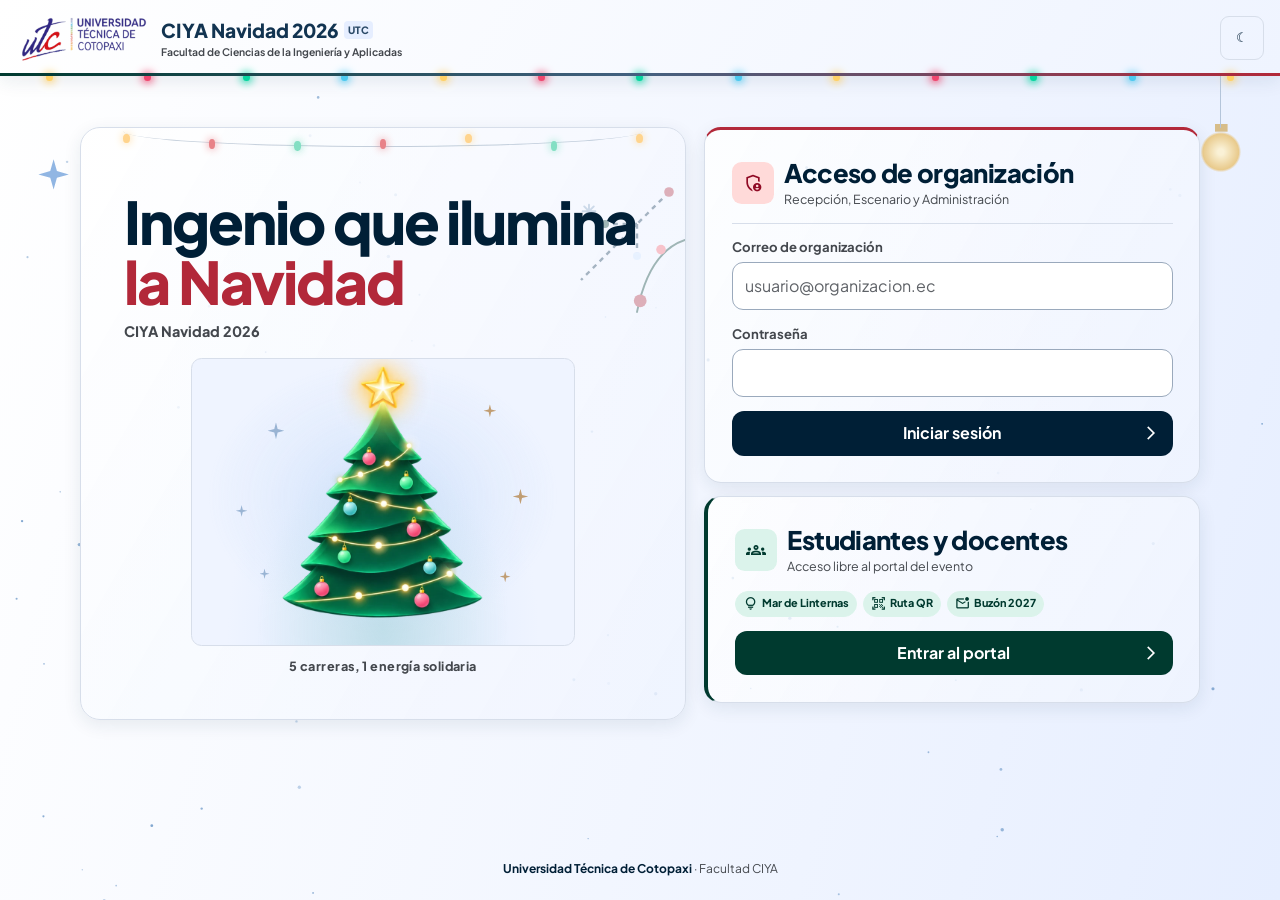
<file: apps/web/index.html>
<!doctype html>
<html lang="es">
<head>
  <meta charset="utf-8">
  <meta name="viewport" content="width=device-width, initial-scale=1, viewport-fit=cover">
  <meta name="theme-color" content="#f8f9ff">
  <script src="shared/js/appearance.js"></script>
  <title>CIYA Navidad 2026 | Iniciar sesión</title>
  <link rel="stylesheet" href="shared/css/tokens.css">
  <link rel="stylesheet" href="shared/css/base.css">
  <link rel="stylesheet" href="shared/css/components.css">
  <link rel="stylesheet" href="modules/formularios-datos/css/acceso.css">
  <link rel="stylesheet" href="shared/css/responsive.css">
</head>
<body class="access-page">
  <header class="topbar">
    <div class="topbar-inner">
      <a class="brand" href="index.html">
        <span class="brand-mark" role="img" aria-label="Logo de la Universidad Técnica de Cotopaxi"></span>
        <span class="brand-copy">
          <span class="brand-title">CIYA Navidad 2026 <span class="brand-label">UTC</span></span>
          <span class="brand-subtitle">Facultad de Ciencias de la Ingeniería y Aplicadas</span>
        </span>
      </a>
      <div class="site-actions">
        <button class="btn ghost small site-logout" type="button" aria-label="Cerrar sesión" data-logout-btn hidden><span class="material-symbols-outlined" aria-hidden="true">logout</span><span class="logout-label">Cerrar sesión</span></button>
      </div>
    </div>
    <div class="header-garland" aria-hidden="true">
      <span></span><span></span><span></span><span></span><span></span><span></span><span></span>
      <span></span><span></span><span></span><span></span><span></span><span></span>
    </div>
  </header>

  <main class="container access-layout" id="acceso-root"></main>

  <footer class="footer"><strong>Universidad Técnica de Cotopaxi</strong> · Facultad CIYA</footer>

  <script src="shared/js/config.js"></script>
  <script src="shared/js/store.js"></script>
  <script src="shared/js/ui.js"></script>
  <script src="modules/formularios-datos/js/acceso.js"></script>
</body>
</html>
</file>
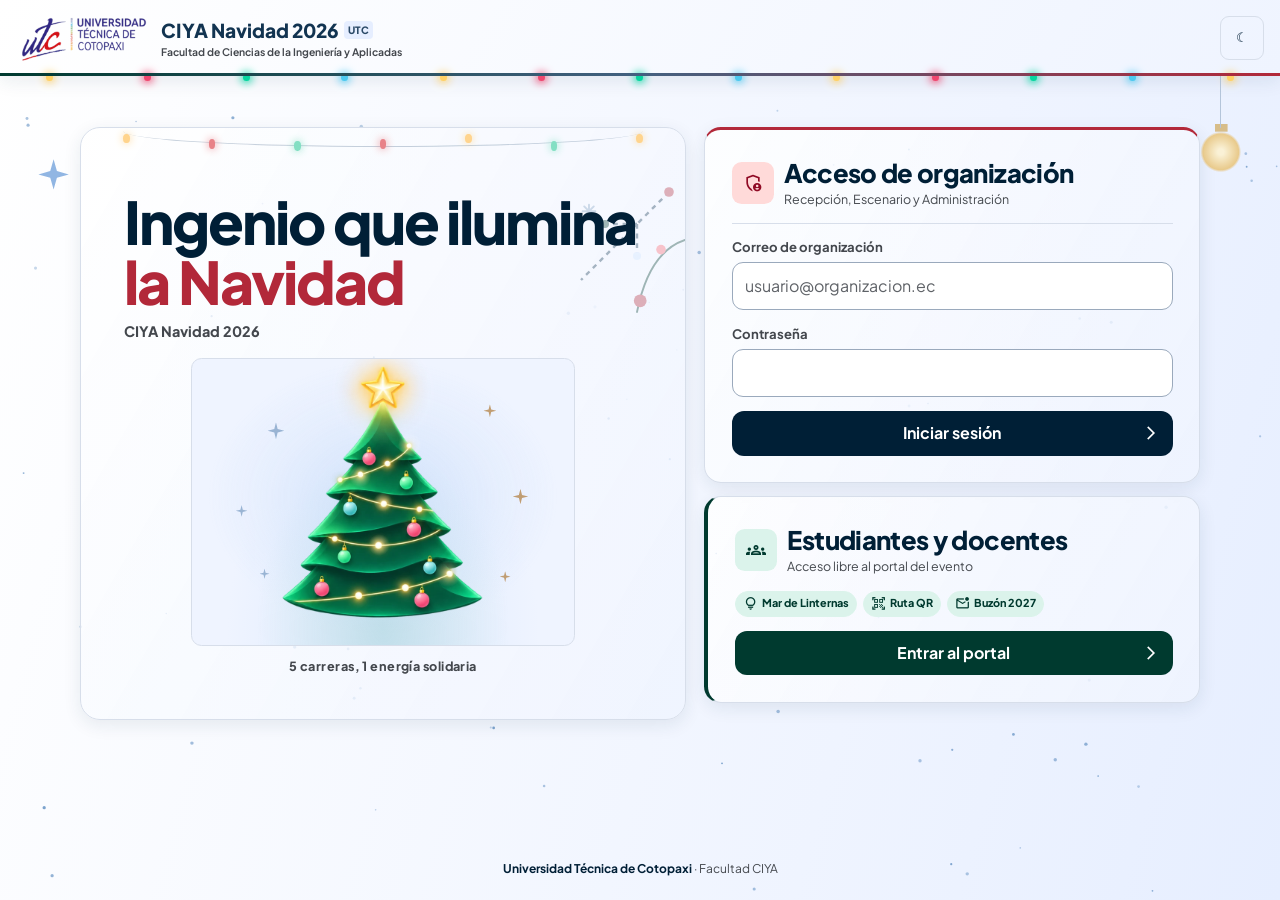
<file: apps/web/admin.html>
<!doctype html>
<html lang="es">
<head>
  <meta charset="utf-8">
  <meta name="viewport" content="width=device-width, initial-scale=1, viewport-fit=cover">
  <meta name="theme-color" content="#f8f9ff">
  <script src="shared/js/appearance.js"></script>
  <title>CIYA Navidad 2026 | Panel administrativo</title>
  <link rel="stylesheet" href="shared/css/tokens.css">
  <link rel="stylesheet" href="shared/css/base.css">
  <link rel="stylesheet" href="shared/css/components.css">
  <link rel="stylesheet" href="modules/formularios-datos/css/admin.css">
  <link rel="stylesheet" href="shared/css/responsive.css">
</head>
<body class="admin-page">
  <header class="topbar">
    <div class="topbar-inner">
      <a class="brand" href="admin.html">
        <span class="brand-mark" role="img" aria-label="Logo de la Universidad Técnica de Cotopaxi"></span>
        <span class="brand-copy">
          <span class="brand-title">CIYA Navidad 2026 <span class="brand-label">UTC</span></span>
          <span class="brand-subtitle">Facultad de Ciencias de la Ingeniería y Aplicadas</span>
        </span>
      </a>
      <nav class="nav-links" data-role-links aria-label="Navegación de administración" hidden></nav>
      <div class="site-actions">
        <span class="sync-pill" id="sync-status">Conectando</span>
        <button class="btn ghost small site-logout" type="button" aria-label="Cerrar sesión" data-logout-btn hidden><span class="material-symbols-outlined" aria-hidden="true">logout</span><span class="logout-label">Cerrar sesión</span></button>
      </div>
    </div>
    <div class="header-garland" aria-hidden="true">
      <span></span><span></span><span></span><span></span><span></span><span></span><span></span>
      <span></span><span></span><span></span><span></span><span></span><span></span>
    </div>
  </header>

  <main class="container" id="admin-root"></main>

  <footer class="footer">CIYA Navidad 2026 · Panel administrativo privado</footer>

  <script src="shared/js/config.js"></script>
  <script src="shared/js/data.js"></script>
  <script src="shared/js/store.js"></script>
  <script src="shared/js/ui.js"></script>
  <script src="modules/portal-linterna/js/qr-code.js"></script>
  <script src="modules/formularios-datos/js/admin.js"></script>
</body>
</html>
</file>
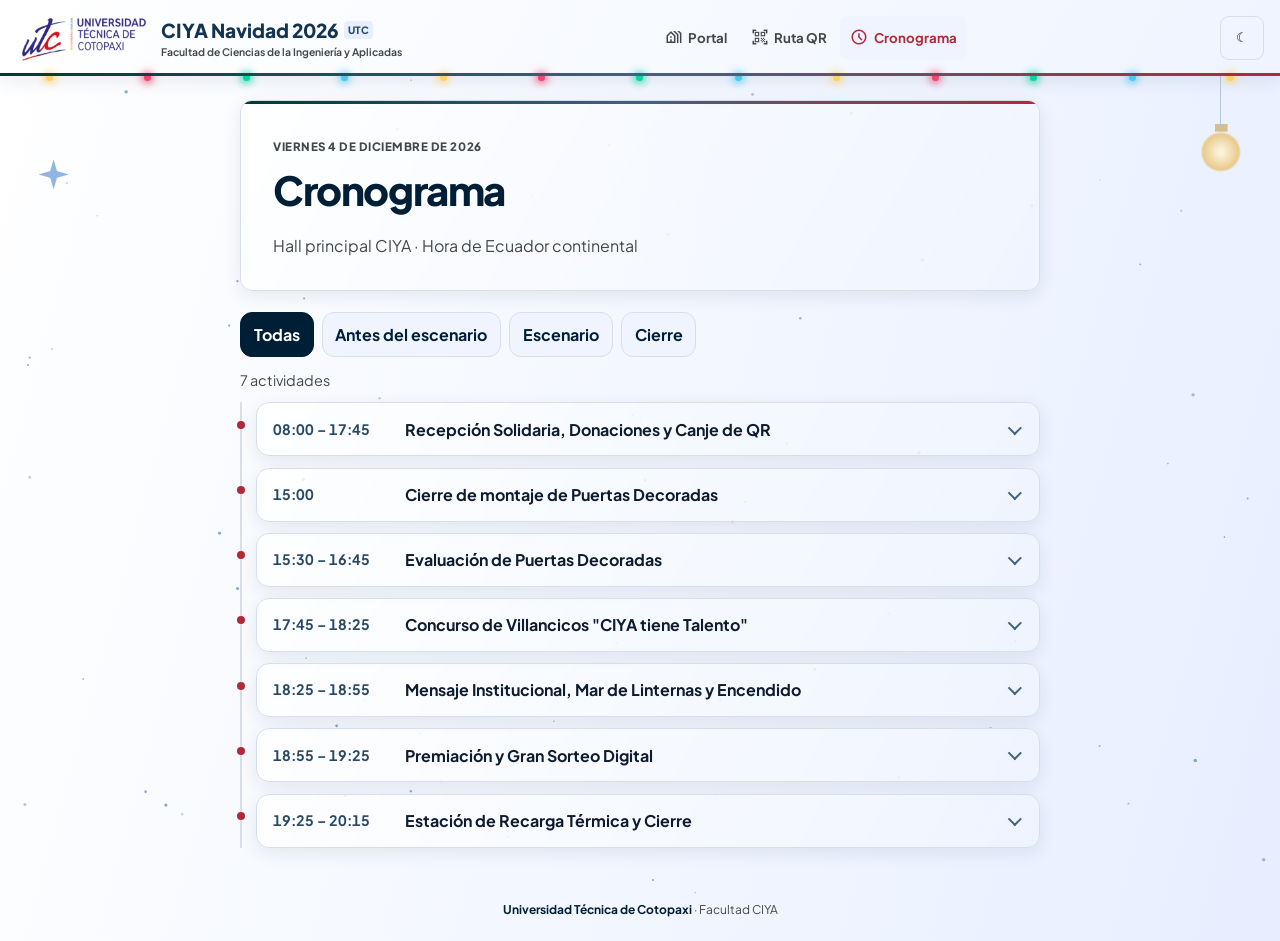
<file: apps/web/cronograma.html>
<!doctype html>
<html lang="es">
<head>
  <meta charset="utf-8">
  <meta name="viewport" content="width=device-width, initial-scale=1, viewport-fit=cover">
  <meta name="theme-color" content="#f8f9ff">
  <script src="shared/js/appearance.js"></script>
  <title>Cronograma | CIYA Navidad 2026</title>
  <link rel="stylesheet" href="shared/css/tokens.css">
  <link rel="stylesheet" href="shared/css/base.css">
  <link rel="stylesheet" href="shared/css/components.css">
  <link rel="stylesheet" href="modules/cronograma/css/cronograma.css">
  <link rel="stylesheet" href="shared/css/responsive.css">
</head>
<body class="schedule-page">
  <header class="topbar">
    <div class="topbar-inner">
      <a class="brand" href="index.html">
        <span class="brand-mark" role="img" aria-label="Logo de la Universidad Técnica de Cotopaxi"></span>
        <span class="brand-copy">
          <span class="brand-title">CIYA Navidad 2026 <span class="brand-label">UTC</span></span>
          <span class="brand-subtitle">Facultad de Ciencias de la Ingeniería y Aplicadas</span>
        </span>
      </a>
      <nav class="nav-links" data-role-links aria-label="Navegación principal">
        <a href="portal.html" data-nav="portal">Portal</a>
        <a href="qr.html" data-nav="qr">Ruta QR</a>
        <a href="cronograma.html" data-nav="cronograma" aria-current="page">Cronograma</a>
      </nav>
      <div class="site-actions">
        <button class="btn ghost small site-logout" type="button" aria-label="Cerrar sesión" data-logout-btn hidden><span class="material-symbols-outlined" aria-hidden="true">logout</span><span class="logout-label">Cerrar sesión</span></button>
      </div>
    </div>
    <div class="header-garland" aria-hidden="true">
      <span></span><span></span><span></span><span></span><span></span><span></span><span></span>
      <span></span><span></span><span></span><span></span><span></span><span></span>
    </div>
  </header>

  <main class="container narrow" id="cronograma">
    <header class="event-hero schedule-header">
      <p class="kicker">Viernes 4 de diciembre de 2026</p>
      <h1>Cronograma</h1>
      <p>Hall principal CIYA · Hora de Ecuador continental</p>
    </header>

    <div class="schedule-filters" role="group" aria-label="Filtrar actividades" id="schedule-filters">
      <button type="button" class="btn" data-phase="all" aria-pressed="true" aria-controls="schedule-list">Todas</button>
      <button type="button" class="btn" data-phase="previo" aria-pressed="false" aria-controls="schedule-list">Antes del escenario</button>
      <button type="button" class="btn" data-phase="escenario" aria-pressed="false" aria-controls="schedule-list">Escenario</button>
      <button type="button" class="btn" data-phase="cierre" aria-pressed="false" aria-controls="schedule-list">Cierre</button>
    </div>
    <p class="muted schedule-count" id="schedule-count" role="status"></p>
    <ol id="schedule-list" class="schedule-list" aria-label="Actividades por horario" role="list"></ol>
  </main>

  <footer class="footer"><strong>Universidad Técnica de Cotopaxi</strong> · Facultad CIYA</footer>

  <script src="shared/js/config.js"></script>
  <script src="shared/js/data.js"></script>
  <script src="shared/js/store.js"></script>
  <script src="shared/js/ui.js"></script>
  <script src="modules/cronograma/js/cronograma.js"></script>
</body>
</html>
</file>
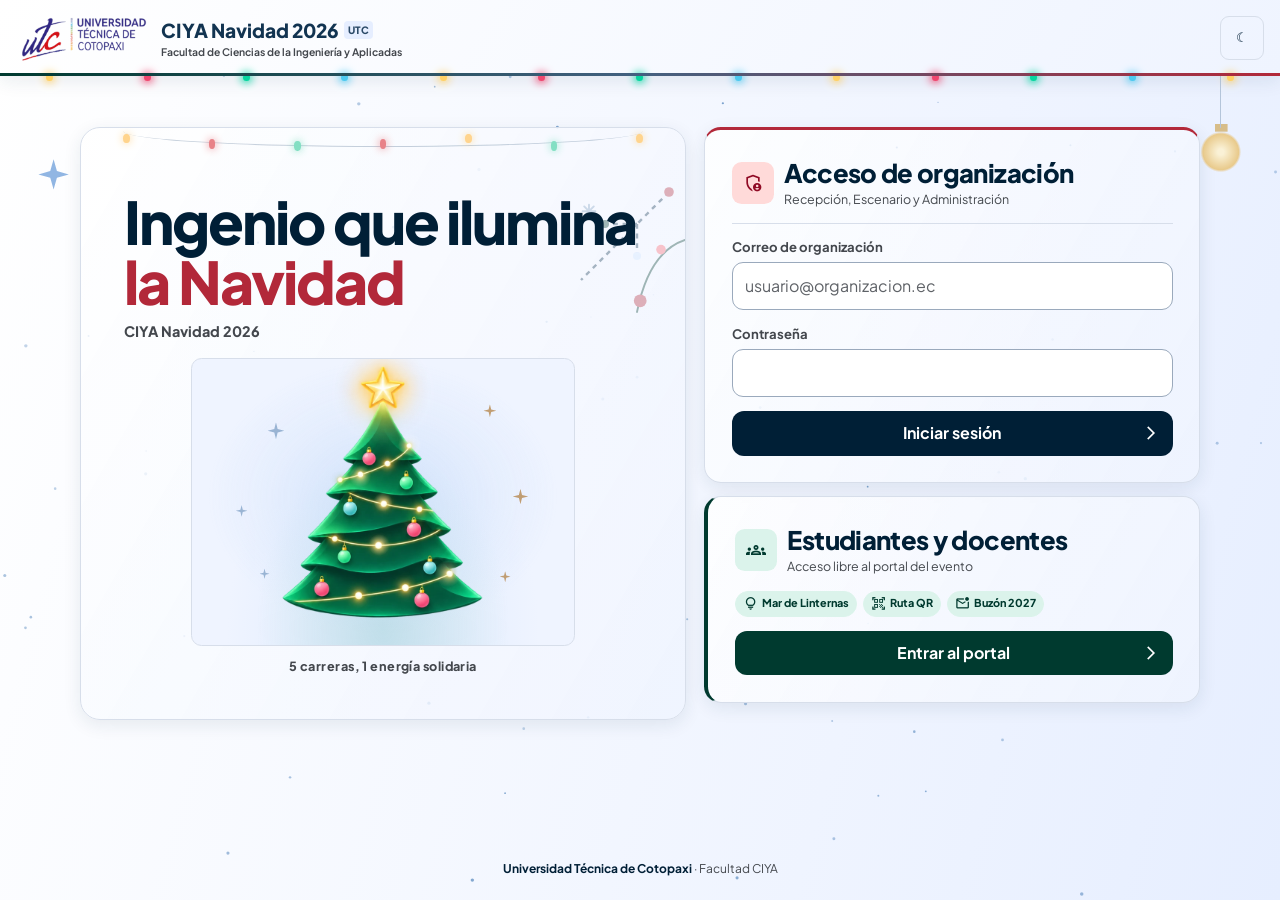
<file: apps/web/escenario.html>
<!doctype html>
<html lang="es">
<head>
  <meta charset="utf-8">
  <meta name="viewport" content="width=device-width, initial-scale=1, viewport-fit=cover">
  <meta name="theme-color" content="#f8f9ff">
  <script src="shared/js/appearance.js"></script>
  <title>CIYA Navidad 2026 | Consola de escenario</title>
  <link rel="stylesheet" href="shared/css/tokens.css">
  <link rel="stylesheet" href="shared/css/base.css">
  <link rel="stylesheet" href="shared/css/components.css">
  <link rel="stylesheet" href="modules/pantalla-gigante/css/ranking.css">
  <link rel="stylesheet" href="modules/pantalla-gigante/css/villancicos.css">
  <link rel="stylesheet" href="modules/pantalla-gigante/css/ruleta.css">
  <link rel="stylesheet" href="modules/pantalla-gigante/css/respaldo.css">
  <link rel="stylesheet" href="modules/hardware-encendido/css/encendido.css">
  <link rel="stylesheet" href="shared/css/responsive.css">
</head>
<body class="stage-page">
  <header class="topbar">
    <div class="topbar-inner">
      <a class="brand" href="escenario.html">
        <span class="brand-mark" role="img" aria-label="Logo de la Universidad Técnica de Cotopaxi"></span>
        <span class="brand-copy">
          <span class="brand-title">CIYA Navidad 2026 <span class="brand-label">UTC</span></span>
          <span class="brand-subtitle">Facultad de Ciencias de la Ingeniería y Aplicadas</span>
        </span>
      </a>
      <nav class="nav-links" data-role-links aria-label="Navegación de escenario" hidden></nav>
      <div class="site-actions">
        <span class="sync-pill" id="sync-status">Modo local</span>
        <button class="btn ghost small site-logout" type="button" aria-label="Cerrar sesión" data-logout-btn hidden><span class="material-symbols-outlined" aria-hidden="true">logout</span><span class="logout-label">Cerrar sesión</span></button>
      </div>
    </div>
    <div class="header-garland" aria-hidden="true">
      <span></span><span></span><span></span><span></span><span></span><span></span><span></span>
      <span></span><span></span><span></span><span></span><span></span><span></span>
    </div>
  </header>

  <main class="container" id="escenario-root"></main>

  <footer class="footer">CIYA Navidad 2026 · Consola de escenario</footer>

  <script src="shared/js/config.js"></script>
  <script src="shared/js/data.js"></script>
  <script src="shared/js/store.js"></script>
  <script src="shared/js/ui.js"></script>
  <script src="shared/js/sound.js"></script>
  <script src="modules/pantalla-gigante/js/draw.js"></script>
  <script src="modules/hardware-encendido/js/encendido.js"></script>
  <script src="modules/pantalla-gigante/js/escenario.js"></script>
</body>
</html>
</file>
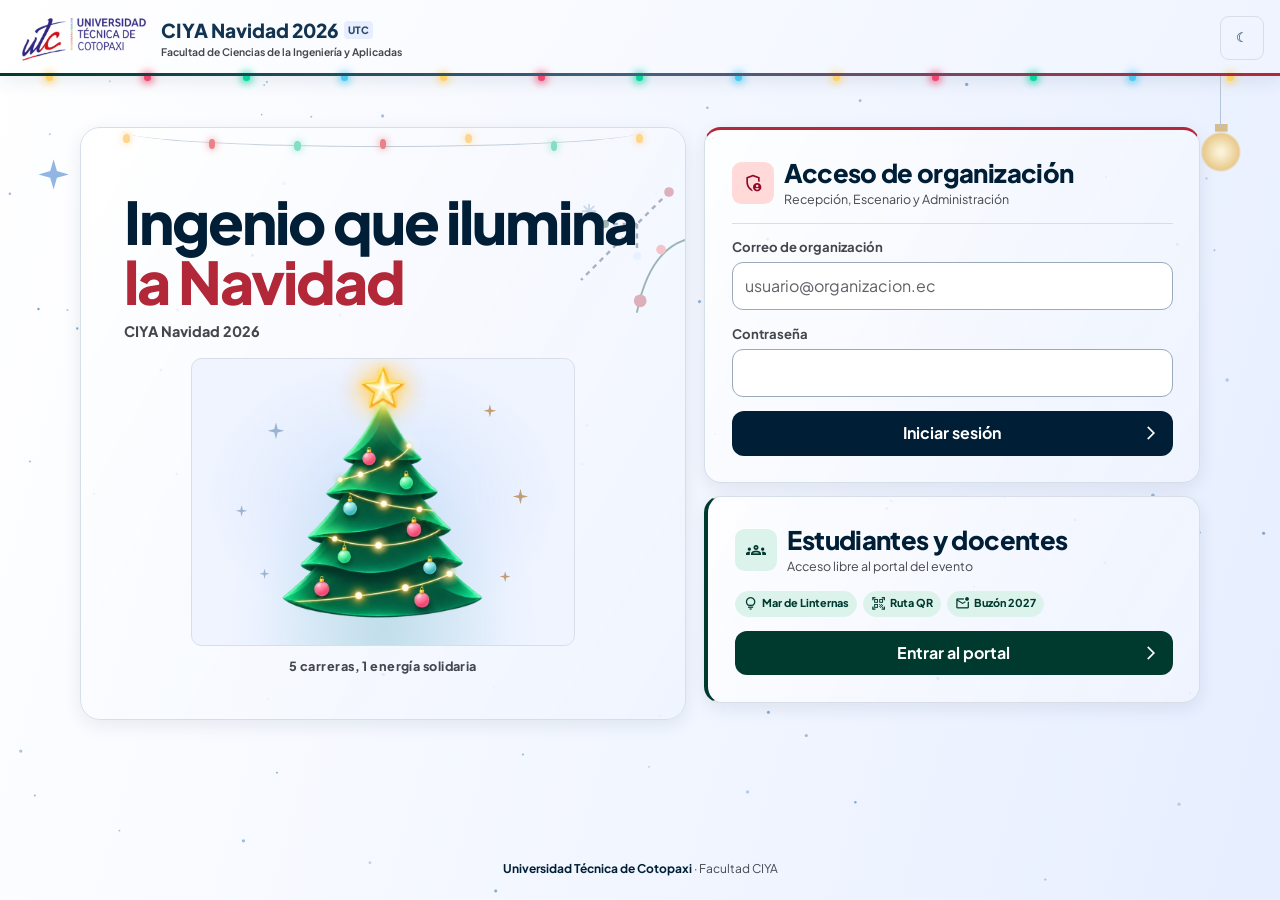
<file: apps/web/recepcion.html>
<!doctype html>
<html lang="es">
<head>
  <meta charset="utf-8">
  <meta name="viewport" content="width=device-width, initial-scale=1, viewport-fit=cover">
  <meta name="theme-color" content="#f8f9ff">
  <script src="shared/js/appearance.js"></script>
  <title>CIYA Navidad 2026 | Panel de recepción</title>
  <link rel="stylesheet" href="shared/css/tokens.css">
  <link rel="stylesheet" href="shared/css/base.css">
  <link rel="stylesheet" href="shared/css/components.css">
  <link rel="stylesheet" href="modules/formularios-datos/css/forms.css">
  <link rel="stylesheet" href="modules/formularios-datos/css/recepcion.css">
  <link rel="stylesheet" href="shared/css/responsive.css">
</head>
<body class="reception-page">
  <header class="topbar">
    <div class="topbar-inner">
      <a class="brand" href="recepcion.html">
        <span class="brand-mark" role="img" aria-label="Logo de la Universidad Técnica de Cotopaxi"></span>
        <span class="brand-copy">
          <span class="brand-title">CIYA Navidad 2026 <span class="brand-label">UTC</span></span>
          <span class="brand-subtitle">Facultad de Ciencias de la Ingeniería y Aplicadas</span>
        </span>
      </a>
      <nav class="nav-links" data-role-links aria-label="Navegación de recepción" hidden></nav>
      <div class="site-actions">
        <span class="sync-pill" id="sync-status">Conectando</span>
        <button class="btn ghost small site-logout" type="button" aria-label="Cerrar sesión" data-logout-btn hidden><span class="material-symbols-outlined" aria-hidden="true">logout</span><span class="logout-label">Cerrar sesión</span></button>
      </div>
    </div>
    <div class="header-garland" aria-hidden="true">
      <span></span><span></span><span></span><span></span><span></span><span></span><span></span>
      <span></span><span></span><span></span><span></span><span></span><span></span>
    </div>
  </header>

  <main class="container" id="recepcion-root"></main>

  <footer class="footer">CIYA Navidad 2026 · Panel operativo de recepción</footer>

  <script src="shared/js/config.js"></script>
  <script src="shared/js/data.js"></script>
  <script src="shared/js/store.js"></script>
  <script src="shared/js/ui.js"></script>
  <script src="modules/formularios-datos/js/recepcion.js"></script>
</body>
</html>
</file>
<file: apps/web/shared/css/tokens.css>
@font-face {
  font-family: 'Plus Jakarta Sans';
  src: url('../fonts/plus-jakarta-sans.woff2') format('woff2');
  font-style: normal;
  font-weight: 400 800;
  font-display: swap;
}

@font-face {
  font-family: 'Material Symbols Outlined';
  src: url('../fonts/material-symbols.woff2') format('woff2');
  font-style: normal;
  font-weight: 400;
  font-display: block;
}

:root {
  color-scheme: light;
  --bg: #f8f9ff;
  --bg-soft: #eff4ff;
  --panel: #fff;
  --panel-2: #e6eeff;
  --panel-strong: #dce9ff;
  --line: #d7deea;
  --text: #0d1c2e;
  --muted: #43474d;
  --primary: #001f36;
  --primary-soft: #123451;
  --tint: #436180;
  --red: #b22839;
  --red-soft: #ffdad9;
  --green: #003a2f;
  --green-soft: #dbf3eb;
  --gold: #845415;
  --gold-soft: #fff2d2;
  --blue: #2a4967;
  --focus: #365d83;
  --action-ink: #fff;
  --danger-ink: #900a24;
  --input-line: #9aa9bc;
  --snow-color: #6a96c6;
  --shadow: 0 5px 18px rgba(18, 52, 81, .09);
  --radius: .75rem;
  --header-height: 4.75rem;
  --navigation-height: 4rem;
  --surface-gradient: linear-gradient(120deg, var(--panel), var(--bg-soft));
  --card-gradient: linear-gradient(120deg, color-mix(in srgb, var(--panel) 81%, transparent),
    color-mix(in srgb, var(--bg-soft) 86%, transparent));
  --festive-rule: linear-gradient(90deg, var(--green), var(--tint), var(--red));
}

@media screen {
  :root[data-theme="dark"] {
    color-scheme: dark;
    --bg: #0d1b2c;
    --bg-soft: #182a40;
    --panel: #101e30;
    --panel-2: #1f344f;
    --panel-strong: #294460;
    --line: #405771;
    --text: #eaf2ff;
    --muted: #bdcde0;
    --primary: #f0f6ff;
    --primary-soft: #d3e6ff;
    --tint: #a4bfdc;
    --red: #ff9fad;
    --red-soft: #452631;
    --green: #89e1bd;
    --green-soft: #193d35;
    --gold: #ffd480;
    --gold-soft: #453521;
    --blue: #aacbff;
    --focus: #9cc7ff;
    --action-ink: #101e30;
    --danger-ink: #ffb5c0;
    --input-line: #718bae;
    --snow-color: #dceeff;
    --shadow: 0 6px 22px #030b18a6;
  }
}
</file>
<file: apps/web/shared/css/base.css>
* { box-sizing: border-box; }

html {
  scroll-behavior: smooth;
  scroll-padding-top: calc(var(--header-height) + env(safe-area-inset-top) + 1rem);
}

:focus-visible { outline: 2px solid var(--focus); outline-offset: 3px; }

body {
  position: relative;
  isolation: isolate;
  display: flex;
  flex-direction: column;
  min-height: 100vh;
  margin: 0;
  background: linear-gradient(105deg, var(--panel), var(--bg-soft) 68%, var(--panel-2));
  color: var(--text);
  font: 400 1rem/1.5 'Plus Jakarta Sans', system-ui, sans-serif;
}

.site-snow {
  position: fixed;
  inset: 0;
  z-index: -1;
  width: 100%;
  height: 100%;
  pointer-events: none;
}
body:has(.lantern-stage.live) .site-snow { visibility: hidden; }

body::after {
  position: absolute;
  inset-block-start: calc(var(--header-height) + env(safe-area-inset-top) + 5.2rem);
  inset-inline-start: clamp(.2rem, 3vw, 3.5rem);
  z-index: -1;
  width: clamp(.8rem, 2.7vw, 1.9rem);
  aspect-ratio: 1;
  background: #91b6e3;
  clip-path: polygon(50% 0, 61% 39%, 100% 50%, 61% 61%, 50% 100%, 39% 61%, 0 50%, 39% 39%);
  pointer-events: none;
  animation: festive-sparkle 6s ease-in-out infinite alternate;
  content: '';
}

@keyframes festive-sparkle {
  from { opacity: .42; transform: translateY(0) scale(.82); }
  to { opacity: .9; transform: translateY(.5rem) scale(1); }
}

a { color: var(--blue); }

h1, h2, h3, h4 { color: var(--primary); line-height: 1.22; margin: 0 0 .5em; }
h1 { font-size: clamp(1.65rem, 4vw, 2.5rem); font-weight: 800; letter-spacing: -.035em; }
h2 { font-size: clamp(1.27rem, 3vw, 1.6rem); font-weight: 800; letter-spacing: -.025em; }
h3 { font-size: 1.05rem; font-weight: 750; }
p { margin: 0 0 1rem; }
small, .muted { color: var(--muted); }

.material-symbols-outlined {
  display: inline-block;
  flex: none;
  width: 1em;
  height: 1em;
  overflow: hidden;
  font: 400 1.25rem/1 'Material Symbols Outlined';
  font-feature-settings: 'liga';
  letter-spacing: normal;
  text-transform: none;
  white-space: nowrap;
  direction: ltr;
}

.topbar {
  position: sticky;
  top: 0;
  z-index: 50;
  padding-top: env(safe-area-inset-top);
  background: var(--surface-gradient);
  box-shadow: var(--shadow);
}

.topbar::after {
  position: absolute;
  inset: auto 0 0;
  height: 3px;
  background: var(--festive-rule);
  content: '';
  pointer-events: none;
}

.header-garland {
  position: absolute;
  inset: 100% 0 auto;
  display: flex;
  height: .8rem;
  align-items: flex-start;
  justify-content: space-around;
  pointer-events: none;
}

.header-garland::before {
  position: absolute;
  inset-block-start: 0;
  inset-inline-end: clamp(.3rem, 3vw, 3rem);
  width: clamp(1rem, 3.7vw, 2.6rem);
  height: clamp(2rem, 8vw, 6rem);
  background:
    linear-gradient(#a1b5ce, #a1b5ce) center top / 1px 54% no-repeat,
    linear-gradient(#d0aa60, #d0aa60) center 54% / 30% 8% no-repeat,
    radial-gradient(circle closest-side at 50% 53%, #fff1c8 15%, #e8bc64 88%, transparent 100%)
      center bottom / 100% 45% no-repeat;
  opacity: .74;
  transform-origin: center top;
  animation: ornament-sway 7s ease-in-out infinite alternate;
  content: '';
}

@keyframes ornament-sway {
  from { transform: rotate(-8deg); }
  to { transform: rotate(8deg); }
}

.header-garland span {
  width: .44rem;
  height: .44rem;
  margin-top: -.1rem;
  border-radius: 50%;
  background: currentColor;
  box-shadow: 0 0 .55rem .12rem currentColor;
  color: #ffd166;
  animation: header-garland-lights 2.4s ease-in-out infinite;
}

.header-garland span:nth-child(3n) { animation-delay: -.8s; }
.header-garland span:nth-child(3n + 1) { animation-delay: -1.6s; }
.header-garland span:nth-child(2n) { animation-duration: 2.8s; }
.header-garland span:nth-child(4n + 2) { color: #ef476f; }
.header-garland span:nth-child(4n + 3) { color: #06d6a0; }
.header-garland span:nth-child(4n) { color: #4cc9f0; }

@keyframes header-garland-lights {
  0%, 100% { color: #ffd166; opacity: .7; }
  20% { color: #ef476f; opacity: 1; }
  40% { color: #06d6a0; opacity: .82; }
  60% { color: #4cc9f0; opacity: 1; }
  80% { color: #c084fc; opacity: .75; }
}

@media (prefers-reduced-motion: reduce) {
  body::after, .header-garland::before, .header-garland span { animation: none; }
  body::after { opacity: .6; }
}

.topbar-inner {
  display: flex;
  min-height: var(--header-height);
  max-width: 80rem;
  align-items: center;
  justify-content: space-between;
  gap: 1rem;
  margin-inline: auto;
  padding: .75rem max(1rem, env(safe-area-inset-right)) .75rem max(1rem, env(safe-area-inset-left));
}

.brand {
  display: flex;
  align-items: center;
  min-width: 0;
  gap: .55rem;
  color: var(--primary-soft);
  text-decoration: none;
}

.brand-mark {
  --brand-image: url('../media/utc-logo.png');
  position: relative;
  display: block;
  flex: none;
  width: clamp(6rem, 22vw, 8.5rem);
  aspect-ratio: 400 / 149;
  border-radius: .35rem;
  background: var(--brand-image) center / contain no-repeat;
}

@media screen {
  :root[data-theme="dark"] .brand-mark { background-image: none; }
  :root[data-theme="dark"] .brand-mark::before {
    position: absolute;
    inset: 0;
    background: var(--brand-image) center / contain no-repeat;
    filter: invert(1) hue-rotate(180deg) saturate(.86);
    content: '';
  }
}

.topbar:has(.sync-pill.online) .brand-mark::after {
  position: absolute;
  inset: -.17rem -.18rem auto auto;
  width: .64rem;
  height: .64rem;
  border: 2px solid var(--green);
  border-radius: 50%;
  background: #89d5bf;
  box-shadow: 0 0 0 2px var(--panel);
  content: '';
}
.brand-copy { min-width: 0; line-height: 1.25; }
.brand-title { display: flex; align-items: center; gap: .3rem; font-size: clamp(1rem, 4.7vw, 1.2rem); font-weight: 800; white-space: nowrap; }
.brand-label { padding: .17rem .27rem; border-radius: .25rem; background: var(--panel-2); color: var(--blue); font-size: .63rem; font-weight: 800; }
.brand-subtitle { display: block; margin-top: .15rem; color: var(--muted); font-size: .65rem; font-weight: 650; }

.site-actions { display: flex; align-items: center; gap: .5rem; }
.site-actions:has(> :only-child[hidden]) { display: none; }
.site-actions .theme-toggle {
  width: 44px;
  min-width: 44px;
  padding: 0;
  font: 700 1.32rem/1 system-ui, sans-serif;
}
.theme-toggle[aria-pressed="true"] { background: var(--panel-2); color: var(--gold); }

.nav-links {
  display: flex;
  justify-content: flex-end;
  gap: .2rem;
}

.nav-links a {
  display: flex;
  align-items: center;
  justify-content: center;
  gap: .35rem;
  min-height: 44px;
  padding: .4rem .63rem;
  border-radius: .55rem;
  color: var(--muted);
  font-size: .83rem;
  font-weight: 700;
  text-decoration: none;
  white-space: nowrap;
}

.nav-links a:hover { background: var(--bg-soft); color: var(--primary); }
.nav-links a.active { background: var(--bg-soft); color: var(--red); }
.nav-links .material-symbols-outlined { font-size: 1.12rem; }

.nav-links .session-return {
  gap: .6rem;
  padding-inline: .9rem;
  border: 1px solid var(--line);
  border-radius: .7rem;
  background: var(--panel-2);
  color: var(--primary);
}
.nav-links .session-return:hover { border-color: var(--tint); background: var(--panel-strong); }
.nav-links .session-return .material-symbols-outlined {
  display: inline-block;
  font-size: .9rem;
  transform: rotate(180deg);
}

.sync-pill {
  display: inline-flex;
  align-items: center;
  gap: .35rem;
  padding: .3rem .58rem;
  border-radius: 999px;
  background: var(--bg-soft);
  color: var(--muted);
  font-size: .72rem;
  font-weight: 750;
  white-space: nowrap;
}

.sync-pill::before { width: .45rem; height: .45rem; flex: none; border-radius: 50%; background: var(--gold); content: ''; }
.sync-pill.online { color: var(--green); }
.sync-pill.online::before { background: var(--green); }

.container {
  width: min(100%, 76rem);
  min-width: 0;
  margin-inline: auto;
  padding: 1.5rem max(1rem, env(safe-area-inset-right)) 2.5rem max(1rem, env(safe-area-inset-left));
}

.container.narrow { max-width: 52rem; }
</file>
<file: apps/web/shared/css/components.css>
.hero, .event-hero {
  position: relative;
  overflow: hidden;
  padding: clamp(1rem, 3vw, 2rem);
  border: 1px solid var(--line);
  border-radius: var(--radius);
  background: var(--card-gradient);
  box-shadow: var(--shadow);
}

.hero::before, .event-hero::before {
  position: absolute;
  inset: 0 0 auto;
  height: 3px;
  background: var(--festive-rule);
  content: '';
}

.hero h1, .event-hero h1 { overflow-wrap: anywhere; }
.hero p, .event-hero p { max-width: 62ch; color: var(--muted); }
.hero p:last-child, .event-hero p:last-child { margin-bottom: 0; }

.kicker {
  display: inline-flex;
  align-items: center;
  gap: .35rem;
  margin-bottom: .65rem;
  color: var(--blue);
  font-size: .72rem;
  font-weight: 800;
  letter-spacing: .045em;
  text-transform: uppercase;
}

.section { margin-top: 2.2rem; }

.section-head {
  display: flex;
  align-items: end;
  justify-content: space-between;
  gap: 1rem;
  flex-wrap: wrap;
  margin-bottom: 1rem;
}

.grid { display: grid; gap: 1rem; }
.grid.cols-2 { grid-template-columns: repeat(2, minmax(0, 1fr)); }
.grid.cols-3 { grid-template-columns: repeat(3, minmax(0, 1fr)); }
.grid.cols-4 { grid-template-columns: repeat(4, minmax(0, 1fr)); }
.grid.auto { grid-template-columns: repeat(auto-fit, minmax(250px, 1fr)); }

.card {
  background: var(--card-gradient);
  border: 1px solid var(--line);
  border-radius: var(--radius);
  padding: 1.2rem;
  box-shadow: var(--shadow);
  min-width: 0;
}

.card h3 { margin-bottom: 0.7rem; }
.card p:last-child { margin-bottom: 0; }

.card-link {
  display: block;
  text-decoration: none;
  color: inherit;
  transition: transform 0.18s ease, border-color 0.18s ease;
}

.card-link:hover { transform: translateY(-2px); border-color: var(--tint); }

.stat {
  font-size: 2rem;
  font-weight: 800;
  letter-spacing: -0.04em;
}

.label { font-size: 0.75rem; text-transform: uppercase; letter-spacing: 0.1em; color: var(--muted); }

.btn {
  display: inline-flex;
  align-items: center;
  justify-content: center;
  gap: 0.45rem;
  border: 1px solid var(--line);
  min-height: 44px;
  border-radius: var(--radius);
  padding: .58rem .92rem;
  background: var(--bg-soft);
  color: var(--primary);
  font: inherit;
  font-weight: 700;
  cursor: pointer;
  text-decoration: none;
  transition: filter 0.15s ease, transform 0.15s ease;
}

.btn:hover { filter: brightness(.96); transform: translateY(-1px); }
.btn:active { transform: translateY(0); }
.btn.primary { background: var(--primary); color: var(--action-ink); border-color: transparent; }
.btn.danger { background: var(--red-soft); border-color: var(--red); color: var(--danger-ink); }
.btn.accent { background: var(--red); color: var(--action-ink); border-color: transparent; }
.btn.ghost { background: transparent; }
.btn.small { padding: 0.35rem 0.65rem; font-size: 0.82rem; border-radius: 9px; }
.btn.wide { width: 100%; }
.btn:disabled { opacity: 0.5; cursor: not-allowed; transform: none; }

.row { display: flex; gap: 0.6rem; flex-wrap: wrap; align-items: center; }
.row.end { justify-content: flex-end; }
.row.between { justify-content: space-between; }
.grow { flex: 1; min-width: 0; }

form .field { margin-bottom: 0.9rem; }

label {
  display: block;
  font-size: 0.82rem;
  font-weight: 700;
  color: var(--muted);
  margin-bottom: 0.32rem;
}

input, select, textarea {
  width: 100%;
  padding: 0.68rem 0.8rem;
  border-radius: 11px;
  border: 1px solid var(--input-line);
  background: var(--panel);
  color: var(--text);
  font: inherit;
  outline: none;
}

input:focus, select:focus, textarea:focus { border-color: var(--focus); box-shadow: 0 0 0 3px var(--panel-strong); }
input::placeholder, textarea::placeholder { color: var(--muted); opacity: .85; }
textarea { min-height: 90px; resize: vertical; }
input[type="checkbox"] { width: auto; accent-color: var(--primary); }

.hint { font-size: 0.78rem; color: var(--muted); margin-top: 0.3rem; }

.chips { display: flex; gap: 0.45rem; flex-wrap: wrap; }

.chip {
  border: 1px solid var(--line);
  background: var(--bg-soft);
  border-radius: 999px;
  padding: 0.35rem 0.75rem;
  font-size: 0.8rem;
  font-weight: 700;
  cursor: pointer;
  color: var(--muted);
}

.chip.active { color: var(--action-ink); background: var(--primary-soft); border-color: var(--primary-soft); }

.carrera-dot {
  width: 10px;
  height: 10px;
  border-radius: 50%;
  display: inline-block;
  margin-right: 0.35rem;
  background: var(--dot-color, var(--gold));
}

.badge {
  display: inline-block;
  font-size: 0.72rem;
  font-weight: 800;
  padding: 0.22rem 0.55rem;
  border-radius: 999px;
  background: var(--panel-2);
  color: var(--muted);
}

.badge.ok { color: var(--green); background: var(--green-soft); }
.badge.warn { color: var(--gold); background: var(--gold-soft); }
.badge.bad { color: var(--danger-ink); background: var(--red-soft); }

.empty { color: var(--muted); font-style: italic; padding: 1rem 0; }

.table-wrap { overflow-x: auto; border: 1px solid var(--line); border-radius: 14px; }
.table-label { display: none; }

.timeline-step { display: flex; align-items: center; gap: 0.7rem; padding: 0.65rem 0.8rem; border: 1px solid var(--line); border-radius: 12px; margin-bottom: 0.5rem; font-weight: 700; }
.step-index { width: 28px; height: 28px; border-radius: 9px; display: grid; place-items: center; background: var(--step-color, var(--panel-strong)); color: #081426; flex: none; }

table { width: 100%; border-collapse: collapse; font-size: 0.86rem; }
th, td { padding: 0.65rem 0.75rem; text-align: left; border-bottom: 1px solid var(--line); white-space: nowrap; }
th { color: var(--muted); font-size: 0.72rem; text-transform: uppercase; letter-spacing: 0.08em; background: var(--bg-soft); }
tr:last-child td { border-bottom: none; }
td.wrap { white-space: normal; min-width: 220px; }

.toast-box { position: fixed; right: 1rem; bottom: 1rem; z-index: 200; display: grid; gap: 0.5rem; }
.toast-item { padding: 0.7rem 1rem; border-radius: 12px; background: var(--panel-2); border: 1px solid var(--line); box-shadow: var(--shadow); font-size: 0.85rem; max-width: 330px; transition: opacity 0.4s ease; }
.toast-item.bad { border-color: var(--red); }
.toast-item.leaving { opacity: 0; }

.pin-overlay { position: fixed; inset: 0; z-index: 300; background: rgba(2, 7, 15, 0.88); display: grid; place-items: center; padding: 1rem; overflow: auto; }
.pin-card { width: min(420px, 100%); background: var(--surface-gradient); border: 1px solid var(--line); border-radius: 20px; padding: 1.5rem; box-shadow: var(--shadow); }
.pin-error { color: var(--danger-ink); font-size: 0.82rem; margin-top: 0.5rem; }

details { border: 1px solid var(--line); border-radius: 12px; padding: 0.7rem 0.9rem; margin-bottom: 0.6rem; }
summary { cursor: pointer; font-weight: 700; }
details p:last-child { margin-bottom: 0; }

.footer { margin-top: auto; padding: .85rem 1rem 1.4rem; text-align: center; color: var(--muted); font-size: .75rem; }
.footer strong { color: var(--primary); }

.print-only { display: none; }

[hidden] { display: none !important; }

.form-row, .grid > *, .row > * { min-width: 0; }

.feature-icon {
  display: inline-grid;
  flex: none;
  width: 2.25rem;
  height: 2.25rem;
  place-items: center;
  border-radius: .6rem;
  background: var(--bg-soft);
  color: var(--primary-soft);
}

.ranking-row { margin-bottom: .85rem; }
.ranking-head { display: flex; justify-content: space-between; gap: .5rem; margin-bottom: .25rem; font-size: .85rem; }
.bar { height: .7rem; overflow: hidden; border-radius: 999px; background: var(--panel-2); }
.bar > span { display: block; height: 100%; border-radius: 999px; background: var(--bar-color, var(--gold)); transition: width .6s ease; }

.tree-art {
  --tree-halo: #aacbf494;
  --tree-base-light: #82c6b983;
  --tree-sparkle: #648cb7;
  --tree-sparkle-warm: #a56617;
  position: relative;
  isolation: isolate;
  aspect-ratio: 4 / 3;
  overflow: hidden;
  border-radius: .65rem;
  background: radial-gradient(ellipse at 50% 98%, var(--panel-strong), transparent 58%), var(--bg-soft);
}

@media screen {
  :root[data-theme="dark"] .tree-art {
    --tree-halo: #5676a497;
    --tree-base-light: #58bcb299;
    --tree-sparkle: #d2e8ff;
    --tree-sparkle-warm: #ffe2a0;
    background: radial-gradient(ellipse at 50% 60%, #2a405e, #14243c 78%);
  }
}

.tree-art::before {
  position: absolute;
  inset: 0;
  background:
    radial-gradient(ellipse at 50% 48%, var(--tree-halo), transparent 65%),
    radial-gradient(ellipse at 50% 94%, var(--tree-base-light), transparent 47%);
  opacity: .6;
  pointer-events: none;
  content: '';
}

.tree-art-content {
  position: absolute;
  inset: 0;
}

.tree-art-content img {
  display: block;
  width: 100%;
  height: 100%;
  object-fit: cover;
}

.tree-art-content::before, .tree-art-content::after {
  position: absolute;
  mix-blend-mode: screen;
  pointer-events: none;
  content: '';
}

.tree-art-content::before {
  inset: 11.5% auto auto 50%;
  width: 29%;
  aspect-ratio: 1;
  transform: translate(-50%, -50%);
  background: radial-gradient(circle, #ffe5a477, #ffbb5440 31%, transparent 69%);
}

.tree-art-content::after {
  inset: 0;
  background:
    radial-gradient(circle at 57% 30%, #ffe09f96, transparent 4%),
    radial-gradient(circle at 44% 41%, #fff1b877, transparent 4%),
    radial-gradient(circle at 50% 50%, #ffe09f88, transparent 4%),
    radial-gradient(circle at 49% 65%, #fff1b877, transparent 4%),
    radial-gradient(circle at 67% 75%, #ffe09f88, transparent 4%);
}

.tree-sparkles {
  position: absolute;
  inset: 0;
  pointer-events: none;
}

.tree-sparkles span {
  position: absolute;
  inset: var(--y) auto auto var(--x);
  width: var(--size);
  aspect-ratio: 1;
  background: var(--tree-sparkle);
  clip-path: polygon(50% 0, 60% 40%, 100% 50%, 60% 60%, 50% 100%, 40% 60%, 0 50%, 40% 40%);
  opacity: .6;
  transform: translate(-50%, -50%);
}

.tree-sparkles span:nth-child(even) { background: var(--tree-sparkle-warm); }
.tree-sparkles span:nth-child(1) { --x: 22%; --y: 25%; --size: 4.4%; --delay: 0s; }
.tree-sparkles span:nth-child(2) { --x: 78%; --y: 18%; --size: 3.4%; --delay: .55s; }
.tree-sparkles span:nth-child(3) { --x: 13%; --y: 53%; --size: 3.1%; --delay: .8s; }
.tree-sparkles span:nth-child(4) { --x: 86%; --y: 48%; --size: 4.1%; --delay: .2s; }
.tree-sparkles span:nth-child(5) { --x: 19%; --y: 75%; --size: 2.7%; --delay: .4s; }
.tree-sparkles span:nth-child(6) { --x: 82%; --y: 76%; --size: 2.9%; --delay: .95s; }

@media (prefers-reduced-motion: no-preference) {
  .tree-art::before { animation: tree-halo 4.8s ease-in-out infinite; }
  .tree-sparkles span { animation: tree-sparkle 3.8s var(--delay) ease-in-out infinite; }
  .tree-art-content::before { animation: tree-twinkle 2.4s ease-in-out infinite; }
  .tree-art-content::after { animation: tree-twinkle 1.6s .7s ease-in-out infinite; }
}

@keyframes tree-halo {
  0%, 100% { opacity: .6; }
  45% { opacity: 1; }
}

@keyframes tree-sparkle {
  0%, 100% { opacity: .6; transform: translate(-50%, -50%); }
  30% { opacity: 1; transform: translate(-50%, -50%) scale(1.3); }
  65% { opacity: .22; transform: translate(-50%, -50%) scale(.72); }
}

@keyframes tree-twinkle {
  0%, 100% { opacity: 1; }
  50% { opacity: .16; }
}
</file>
<file: apps/web/modules/formularios-datos/css/acceso.css>
.access-layout {
  display: grid;
  grid-template-columns: minmax(0, 1.1fr) minmax(0, .9fr);
  align-items: stretch;
  gap: 1.15rem;
  max-width: 72rem;
  padding-block: clamp(1.4rem, 4vw, 3.75rem) 1.25rem;
}

.access-banner {
  position: relative;
  isolation: isolate;
  display: flex;
  flex-direction: column;
  justify-content: space-between;
  align-self: stretch;
  overflow: hidden;
  min-width: 0;
  padding: clamp(1.5rem, 4vw, 2.7rem);
  border: 1px solid var(--line);
  border-radius: 1.25rem;
  background: var(--card-gradient);
  box-shadow: var(--shadow);
  color: var(--primary);
}

.access-banner::before {
  position: absolute;
  z-index: -1;
  inset: 3rem 0 auto auto;
  width: 11rem;
  aspect-ratio: 1;
  background: url('../../portal-linterna/media/circuito.svg') center / contain no-repeat;
  opacity: .35;
  pointer-events: none;
  content: '';
}

.access-lights {
  position: absolute;
  inset: 0 7% auto;
  display: flex;
  justify-content: space-between;
  align-items: flex-start;
  height: 1.6rem;
  pointer-events: none;
}

.access-lights::before {
  position: absolute;
  inset: -.8rem 0 .4rem;
  border-bottom: 1px solid #7089a566;
  border-radius: 0 0 50% 50%;
  content: '';
}

.access-lights span {
  --bulb: #ffd48d;
  position: relative;
  top: .36rem;
  width: .41rem;
  height: .58rem;
  border-radius: 50%;
  background: var(--bulb);
  box-shadow: 0 0 .55rem var(--bulb);
}

.access-lights span:nth-child(even) { --bulb: #e88288; top: .7rem; }
.access-lights span:nth-child(3n) { --bulb: #83dfc3; top: .82rem; }
.access-lights span:last-child { top: .36rem; }

.access-banner-copy { padding-top: .35rem; }

.access-event-date {
  display: inline-flex;
  align-items: center;
  gap: .36rem;
  padding: .3rem .62rem;
  border: 1px solid var(--line);
  border-radius: 999px;
  background: var(--panel-2);
  color: var(--primary-soft);
  font-size: .73rem;
  font-weight: 700;
}

.access-event-date .material-symbols-outlined { color: var(--red); font-size: 1.08rem; }

.access-banner h1 {
  max-width: 13ch;
  margin: .85rem 0 .55rem;
  color: var(--primary);
  font-size: clamp(2.4rem, 4.6vw, 4.35rem);
  font-weight: 800;
  line-height: 1.03;
}

.access-banner h1 em { color: var(--red); font-style: normal; }
.access-banner-copy > p { margin: 0; color: var(--muted); font-size: .9rem; font-weight: 750; }

.access-art {
  width: min(100%, 24rem);
  margin: 1rem auto .65rem;
  border: 1px solid var(--line);
}

.access-motto { margin: 0; color: var(--muted); text-align: center; font-size: .79rem; font-weight: 750; letter-spacing: .035em; }

.access-choices { display: grid; align-content: start; gap: .85rem; }

.access-signin, .access-guest {
  position: relative;
  min-width: 0;
  padding: clamp(1rem, 2.5vw, 1.65rem);
  border-radius: 1.05rem;
}

.access-signin { border-top: 3px solid var(--red); }
.access-guest {
  overflow: hidden;
  border-color: var(--line);
  border-inline-start: 4px solid var(--green);
}

.access-card-heading { display: flex; align-items: center; gap: .65rem; margin-bottom: .9rem; }
.access-card-heading .feature-icon { width: 2.65rem; height: 2.65rem; background: var(--red-soft); color: var(--danger-ink); }
.access-card-heading h2 { margin: 0 0 .15rem; }
.access-card-heading p { margin: 0; color: var(--muted); font-size: .78rem; overflow-wrap: anywhere; }
.access-guest .feature-icon { background: var(--green-soft); color: var(--green); }

.access-signin form { padding-top: .8rem; border-top: 1px solid var(--line); }
.access-signin input { min-height: 46px; }
.access-signin .pin-error { padding: .55rem .65rem; border-radius: .45rem; background: var(--red-soft); }
.access-submit { position: relative; padding-inline: 2rem; }
.access-submit > .material-symbols-outlined { position: absolute; inset-inline-end: .8rem; top: 50%; transform: translateY(-50%); font-size: 1rem; }
.access-guest .access-submit { border-color: transparent; background: var(--green); color: var(--action-ink); }

.access-activities {
  display: flex;
  flex-wrap: wrap;
  gap: .36rem;
  margin: 0 0 .9rem;
  padding: 0;
  list-style: none;
}

.access-activities li {
  display: inline-flex;
  align-items: center;
  gap: .22rem;
  padding: .24rem .46rem;
  border: 1px solid var(--green-soft);
  border-radius: 999px;
  background: var(--green-soft);
  color: var(--green);
  font-size: .68rem;
  font-weight: 750;
}

.access-activities .material-symbols-outlined { font-size: .95rem; }
.access-signed-in { align-self: start; order: -1; }
.access-signed-in > .btn { margin-top: .85rem; }
.access-signed-in .access-card-heading { margin-bottom: 1.1rem; }
.access-module-menu { gap: .6rem; }

.access-panel-link {
  display: grid;
  grid-template-columns: auto minmax(0, 1fr) auto;
  align-items: center;
  gap: .65rem;
  min-height: 4.5rem;
  padding: .7rem .75rem;
  border: 1px solid var(--line);
  border-radius: var(--radius);
  background: var(--card-gradient);
}
.access-panel-link:hover, .access-panel-link:focus-visible { background: var(--bg-soft); }
.access-panel-link .feature-icon { width: 2.3rem; height: 2.3rem; }
.access-panel-link > .material-symbols-outlined { color: var(--tint); font-size: .9rem; }
.access-panel-link h3 { margin: 0 0 .2rem; }
.access-panel-link p { margin: 0; color: var(--muted); font-size: .82rem; }

@media (max-width: 760px) {
  .access-layout { grid-template-columns: minmax(0, 1fr); gap: .8rem; max-width: 35rem; }
  .access-banner { padding: 1.05rem 1rem .9rem; }
  .access-banner-copy { padding-top: .45rem; }
  .access-banner h1 { max-width: 18ch; margin-block: .65rem .35rem; font-size: clamp(1.75rem, 7.6vw, 2.9rem); }
  .access-banner-copy > p { font-size: .76rem; }
  .access-art { width: min(100%, 15rem); margin-block: .65rem .43rem; }
  .access-motto { font-size: .7rem; }
}
</file>
<file: apps/web/shared/css/responsive.css>
@media (max-width: 920px) {
  .grid.cols-4 { grid-template-columns: repeat(2, minmax(0, 1fr)); }
  .stage-grid { grid-template-columns: 1fr; }
  .topbar-inner { gap: .55rem; }
  .brand-mark { width: clamp(4.25rem, 12vw, 6rem); }
  .brand-title { flex-wrap: wrap; font-size: clamp(.9rem, 2vw, 1.05rem); white-space: normal; }
  .nav-links a { padding-inline: .42rem; }
  .nav-links .material-symbols-outlined { display: none; }
}

@media (max-width: 760px) {
  .container { padding-top: 1rem; }
  html:has(.nav-links:not([hidden])) { scroll-padding-bottom: calc(var(--navigation-height) + env(safe-area-inset-bottom) + .5rem); }
  body:has(.nav-links:not([hidden])) { padding-bottom: calc(var(--navigation-height) + env(safe-area-inset-bottom)); }
  .nav-links {
    position: fixed;
    inset: auto 0 0;
    justify-content: center;
    gap: 0;
    padding: 0 env(safe-area-inset-right) env(safe-area-inset-bottom) env(safe-area-inset-left);
    background: var(--panel);
    box-shadow: var(--shadow);
  }
  .nav-links a {
    flex: 1;
    flex-direction: column;
    gap: .24rem;
    max-width: 8rem;
    min-width: 0;
    min-height: var(--navigation-height);
    padding-inline: .15rem;
    border-radius: 0;
    font-size: .72rem;
  }
  .nav-links a:focus-visible { outline-offset: -4px; }
  .nav-links a.active { background: var(--panel); }
  .nav-links:has(> .session-return) {
    padding: .4rem max(.75rem, env(safe-area-inset-right))
      calc(.4rem + env(safe-area-inset-bottom)) max(.75rem, env(safe-area-inset-left));
    background: var(--surface-gradient);
  }
  .nav-links .session-return {
    flex-direction: row;
    max-width: 28rem;
    min-height: calc(var(--navigation-height) - .8rem);
    padding-inline: .7rem;
    font-size: .85rem;
  }
  .site-logout { width: 44px; min-width: 44px; }
  .site-logout .logout-label { display: none; }
  .site-actions { flex: none; gap: .25rem; }
  .nav-links .material-symbols-outlined { display: inline-block; font-size: 1.35rem; }
  body:has(.nav-links:not([hidden])) .toast-box { bottom: calc(var(--navigation-height) + env(safe-area-inset-bottom) + .6rem); }
  :is(.portal-page, .route-page, .schedule-page, .access-page) .topbar .sync-pill { display: none; }
  :is(.reception-page, .admin-page, .stage-page) .site-actions {
    flex-wrap: wrap;
    justify-content: flex-end;
    max-width: calc(88px + .25rem);
  }
  :is(.reception-page, .admin-page, .stage-page) .sync-pill {
    order: 1;
    max-width: 100%;
    padding: .23rem .35rem;
    font-size: .65rem;
    line-height: 1.2;
    white-space: normal;
  }
}

@media (max-width: 640px) {
  .grid.cols-2, .grid.cols-3, .grid.cols-4 { grid-template-columns: minmax(0, 1fr); }
  .card { padding: .9rem; }
  .row .btn { flex: 1 1 auto; }
  th, td { padding: .5rem .55rem; }
  .form-row { grid-template-columns: minmax(0, 1fr); gap: 0; }
  .table-stack { border: 0; overflow: visible; }
  .table-stack table, .table-stack tbody { display: block; }
  .table-stack thead { position: absolute; clip-path: inset(50%); width: 1px; height: 1px; overflow: hidden; }
  .table-stack tbody tr { display: block; padding: .3rem .65rem; margin-bottom: .5rem; border: 1px solid var(--line); border-radius: .6rem; }
  .table-stack td { display: grid; grid-template-columns: minmax(0, 5.5rem) minmax(0, 1fr); gap: .35rem; padding: .35rem 0; white-space: normal; overflow-wrap: anywhere; border: 0; }
  .table-stack .table-label { display: inline; color: var(--muted); font-size: .8rem; }
}

@media (prefers-reduced-motion: reduce) {
  html { scroll-behavior: auto; }
  .btn, .card-link { transition: none; }
  .wheel.spinning { animation-duration: .01s; }
}

@media print {
  body { padding-bottom: 0 !important; background: #fff; color: #000; }
  body::after, .site-snow { display: none; }
  .topbar, .footer, .btn, .pin-overlay, .toast-box, .route-shortcuts { display: none !important; }
  .card, .hero, .event-hero { border-color: #aaa; box-shadow: none; background: #fff; color: #000; }
  .print-only { display: block; }
  .route-page .card-link::after { content: attr(href); font-size: .8rem; }
}
</file>
<file: apps/web/modules/formularios-datos/css/admin.css>
.gold-print-grid { margin-block: 1rem; }
.gold-print-card { min-width: 0; text-align: center; }
.gold-print-card .qr-svg { display: block; width: min(10rem, 100%); height: auto; margin-inline: auto; }

.discard-wish-dialog {
  width: min(26rem, calc(100% - 2rem));
  background: var(--surface-gradient);
  color: var(--text);
}
.discard-wish-dialog h2 { margin: 0 0 .5rem; }
.discard-wish-dialog::backdrop { background: #061b2ac4; }

@media print {
  body.print-gold header, body.print-gold footer, body.print-gold main > :not(#panel),
  body.print-gold #panel > :not(#admin-gold), body.print-gold button,
  body.print-gold #gold-test-reset-status { display: none !important; }
  body.print-gold .gold-print-grid { grid-template-columns: repeat(3, minmax(0, 1fr)); }
  .gold-print-card { break-inside: avoid; }
}
</file>
<file: apps/web/modules/cronograma/css/cronograma.css>
.schedule-header { margin-bottom: 1.3rem; }
.schedule-header p:last-child { margin: 0; color: var(--muted); }

.schedule-filters { display: flex; flex-wrap: wrap; gap: .5rem; }
.schedule-filters .btn { min-height: 44px; padding-inline: .8rem; }
.schedule-filters [aria-pressed="true"] { background: var(--primary); border-color: var(--primary); color: var(--action-ink); }
.schedule-count { margin: .85rem 0 .65rem; font-size: .9rem; }

.schedule-list {
  display: grid;
  gap: .7rem;
  margin: 0;
  padding: 0 0 0 .85rem;
  list-style: none;
  border-inline-start: 2px solid var(--line);
}

.schedule-entry { position: relative; min-inline-size: 0; }
.schedule-entry::before {
  content: '';
  position: absolute;
  inset-inline-start: -1.16rem;
  inset-block-start: 1.15rem;
  inline-size: .5rem;
  block-size: .5rem;
  border-radius: 50%;
  background: var(--red);
}

.schedule-entry details {
  margin: 0;
  padding: 0;
  border: 1px solid var(--line);
  border-radius: 13px;
  background: var(--card-gradient);
  box-shadow: var(--shadow);
}
.schedule-entry details[open] { border-color: var(--tint); }
.schedule-entry summary {
  display: grid;
  grid-template-columns: minmax(7.75rem, auto) minmax(0, 1fr) .8rem;
  align-items: center;
  gap: .55rem;
  min-height: 52px;
  padding: .8rem 1rem;
  list-style: none;
  border-radius: 12px;
  cursor: pointer;
}
.schedule-entry summary::-webkit-details-marker { display: none; }
.schedule-entry summary::after {
  content: '';
  inline-size: .48rem;
  block-size: .48rem;
  border: solid var(--tint);
  border-width: 0 2px 2px 0;
  transform: translateY(-2px) rotate(45deg);
}
.schedule-entry details[open] > summary::after { transform: translateY(2px) rotate(225deg); }
.schedule-time { color: var(--blue); font-size: .9rem; font-variant-numeric: tabular-nums; }
.schedule-title { line-height: 1.35; }
.schedule-entry p { margin: 0; padding: 0 1rem .9rem; color: var(--muted); }

@media (max-width: 520px) {
  .schedule-entry summary { grid-template-columns: minmax(0, 1fr) .8rem; row-gap: .35rem; }
  .schedule-time { grid-column: 1; }
  .schedule-title { grid-column: 1; grid-row: 2; }
  .schedule-entry summary::after { grid-column: 2; grid-row: 1 / 3; }
}
</file>
<file: apps/web/modules/pantalla-gigante/css/ranking.css>
.stage-grid { display: grid; grid-template-columns: minmax(0, 1.4fr) minmax(300px, 0.6fr); gap: 1rem; }
.stage-screen {
  --primary: #f8f9ff;
  --text: #f8f9ff;
  --muted: #cadbef;
  --blue: #abc9ed;
  --gold: #ffd166;
  --green: #89d5bf;
  --line: #436180;
  container-type: size;
  aspect-ratio: 16 / 9;
  border-radius: var(--radius);
  border: 1px solid var(--line);
  background: radial-gradient(ellipse at 49% 17%, #123451, #001724 78%);
  color: var(--text);
  padding: clamp(.5rem, 2vw, 1.25rem);
  display: flex;
  flex-direction: column;
  justify-content: center;
  align-items: center;
  text-align: center;
  overflow: hidden;
  box-shadow: var(--shadow);
}
.stage-screen .ranking-row { margin-bottom: clamp(.1rem, 1cqh, .6rem); }
.stage-screen .ranking-head { margin-bottom: .12rem; font-size: clamp(.57rem, 2.75cqh, 1rem); line-height: 1.2; }
.stage-screen .bar { height: clamp(.2rem, 1.8cqh, .7rem); background: #294861; }
.stage-screen .ranking-row small { display: block; margin-top: .1rem; font-size: clamp(.52rem, 2.35cqh, .9rem); line-height: 1.18; }
.stage-screen .stage-quote { font-size: clamp(.9rem, min(4.4cqw, 6cqh), 2.75rem); overflow-wrap: anywhere; text-wrap: balance; }
.stage-screen .kicker { margin-bottom: .25rem; font-size: clamp(.55rem, 2cqh, .86rem); }
.stage-screen small, .stage-screen p { font-size: clamp(.68rem, 3cqh, 1.05rem); }
.stage-screen p:last-child { margin-bottom: 0; }
.stage-screen .badge { background: #253e58; color: var(--text); }

.stage-tabs { display: flex; gap: .35rem; flex-wrap: wrap; margin-bottom: .85rem; }
.stage-tabs .btn { flex: 1 1 auto; }
.stage-tabs .btn.active { background: var(--primary); color: var(--action-ink); border-color: transparent; }
</file>
<file: apps/web/modules/pantalla-gigante/css/villancicos.css>
.stage-screen h2 { font-size: clamp(1rem, min(5cqw, 8cqh), 3rem); }
.stage-screen .big-number { font-size: clamp(1.65rem, min(15cqw, 27cqh), 9rem); font-weight: 900; line-height: 1; letter-spacing: -0.08em; color: var(--gold); font-variant-numeric: tabular-nums; }

.stage-villancicos {
  display: grid;
  grid-template-columns: minmax(0, 1.6fr) minmax(0, 1fr);
  width: min(100%, 88rem);
  gap: clamp(.45rem, 3cqw, 3rem);
  align-items: center;
}
.stage-performer { min-width: 0; text-align: start; }
.stage-performer h2 {
  margin: 0 0 .3em;
  font-size: clamp(.85rem, min(5cqw, 8cqh), 4rem);
  overflow-wrap: anywhere;
}
.stage-performer .villancico-details {
  display: grid;
  grid-template-columns: repeat(2, minmax(0, 1fr));
  gap: clamp(.2rem, 1.25cqh, 1rem);
  margin: 0;
  font-size: clamp(.52rem, min(2.8cqw, 3.2cqh), 1.5rem);
  line-height: 1.2;
}
.stage-performer .villancico-details dt { color: var(--muted); font-size: .82em; }
.stage-performer .villancico-details dd { margin: .12em 0 0; font-weight: 700; overflow-wrap: anywhere; }
.stage-screen .stage-song {
  margin: .45em 0 0;
  color: var(--muted);
  font-size: clamp(.52rem, min(2.5cqw, 3cqh), 1.3rem);
  overflow-wrap: anywhere;
}
.stage-performance {
  display: grid;
  gap: clamp(.2rem, 1.6cqh, 1rem);
  padding: clamp(.35rem, 2cqw, 1.6rem);
  border: 1px solid var(--line);
  border-radius: var(--radius);
  background: #031d2d;
}
.stage-screen .stage-performance .big-number { font-size: clamp(1.3rem, min(11cqw, 25cqh), 9rem); }
.stage-screen .stage-performance small { font-size: clamp(.52rem, min(2.4cqw, 2.8cqh), 1.1rem); }
</file>
<file: apps/web/modules/pantalla-gigante/css/ruleta.css>
.wheel-wrap { position: relative; width: min(360px, 100%); aspect-ratio: 1; margin: 0 auto 1rem; }
.stage-screen .wheel-wrap { width: min(18rem, 48cqh, 100%); margin-bottom: clamp(.25rem, 3cqh, 1rem); }
.wheel {
  width: 100%;
  height: 100%;
  border-radius: 50%;
  border: 8px solid var(--gold);
  background: conic-gradient(from 0deg, #ef476f 0 36deg, #ffd166 36deg 72deg, #06d6a0 72deg 108deg, #4cc9f0 108deg 144deg, #ff8c42 144deg 180deg, #ef476f 180deg 216deg, #ffd166 216deg 252deg, #06d6a0 252deg 288deg, #4cc9f0 288deg 324deg, #ff8c42 324deg 360deg);
  transition: transform 4s cubic-bezier(0.12, 0.72, 0.12, 1);
  box-shadow: 0 0 0 6px rgba(255, 209, 102, 0.15), var(--shadow);
}
.wheel-pointer { position: absolute; top: -14px; left: 50%; transform: translateX(-50%); width: 0; height: 0; border-left: 14px solid transparent; border-right: 14px solid transparent; border-top: 20px solid #fff; z-index: 2; }

.wheel.spinning { animation: draw-spin 4.1s cubic-bezier(.1,.6,.15,1) both; }
@keyframes draw-spin { from { transform: rotate(0); } to { transform: rotate(1710deg); } }
</file>
<file: apps/web/modules/pantalla-gigante/css/respaldo.css>
.stage-screen:fullscreen { width: 100%; height: 100%; border-radius: 0; }
</file>
<file: apps/web/modules/hardware-encendido/css/encendido.css>
.timeline-step.active { border-color: var(--step-color, var(--gold)); box-shadow: 0 0 0 3px var(--panel-2); background: var(--bg-soft); }
.timeline-step.done { opacity: 0.62; }
</file>
<file: apps/web/modules/formularios-datos/css/forms.css>
.form-row { display: grid; grid-template-columns: repeat(2, minmax(0, 1fr)); gap: .7rem; }
.reception-workspace .btn, .reception-workspace input:not([type="checkbox"]), .reception-workspace select { min-height: 44px; }
.reception-workspace label:has(input[type="checkbox"]) { display: flex; align-items: center; gap: .5rem; min-height: 44px; }
.reception-workspace fieldset + label { margin-top: .5rem; }
.reception-workspace form > button { margin-top: .5rem; }
#chk-donation-fields { margin: 0; padding: 0; border: 0; min-width: 0; }
</file>
<file: apps/web/modules/formularios-datos/css/recepcion.css>
.reception-page .container { max-width: 57rem; }
.reception-page .reception-operation { max-width: 43rem; }
.reception-heading h1 { margin: 0; }
.reception-nav {
  display: grid;
  grid-template-columns: repeat(4, minmax(0, 1fr));
  gap: .4rem;
  margin-bottom: 1rem;
  padding: .4rem;
  border: 1px solid var(--line);
  border-radius: var(--radius);
  background: var(--bg-soft);
}
.reception-nav .btn { padding-inline: .35rem; }
.reception-nav .ghost { border-color: transparent; }
.wall-confirmation, .receipt-card, .gold-availability { margin: .75rem 0 0; }
.wall-confirmation form { margin-top: 1rem; }
.gold-availability { display: flex; flex-wrap: wrap; gap: .4rem; }
.receipt-card { border-color: #8abeb1; overflow-wrap: anywhere; }
.receipt-card h2 { font-size: 1.25rem; }
.ticket-list { max-height: 12rem; overflow: auto; font-variant-numeric: tabular-nums; }
#form-checkin details { margin: 1rem 0; }

.reception-records {
  display: grid;
  gap: .75rem;
}
.reception-records .record-list {
  --record-ink: var(--green);
  --record-surface: var(--green-soft);
  min-width: 0;
  margin: 0;
  padding: 0;
  overflow: hidden;
  background: var(--surface-gradient);
}
.reception-records .record-list-donaciones {
  --record-ink: var(--gold);
  --record-surface: var(--gold-soft);
}
.record-summary {
  display: grid;
  grid-template-columns: auto minmax(0, 1fr) auto auto;
  align-items: center;
  gap: .75rem;
  padding: .85rem 1rem;
  list-style: none;
}
.record-summary::-webkit-details-marker { display: none; }
.record-summary:hover { background: color-mix(in srgb, var(--record-surface) 55%, transparent); }
.record-summary:focus-visible { outline-offset: -3px; }
.record-list[open] > .record-summary { border-bottom: 1px solid var(--line); }
.record-title {
  color: var(--primary);
  font-size: 1.05rem;
  font-weight: 800;
}
.record-summary .feature-icon, .record-count {
  background: var(--record-surface);
  color: var(--record-ink);
}
.record-count {
  min-width: 2.25rem;
  padding: .2rem .55rem;
  border-radius: 999px;
  text-align: center;
  font-variant-numeric: tabular-nums;
}
.record-chevron {
  width: .55rem;
  height: .55rem;
  margin-inline: .2rem;
  border: solid var(--muted);
  border-width: 0 2px 2px 0;
  transform: translateY(-.12rem) rotate(45deg);
}
.record-list[open] .record-chevron { transform: translateY(.12rem) rotate(225deg); }
.record-content { padding: .9rem 1rem 1rem; }
.record-content .table-wrap { background: var(--panel); }
.record-content tbody tr:nth-child(even) { background: var(--bg-soft); }
.record-content :is(th, td) { white-space: normal; overflow-wrap: anywhere; }
.record-content td:first-child { color: var(--primary); font-weight: 800; }
.record-list-asistentes td:nth-child(2),
.record-list-donaciones td:nth-last-child(-n + 2) { font-variant-numeric: tabular-nums; }
.record-content .empty {
  margin: 0;
  padding: .75rem .9rem;
  border: 1px dashed var(--line);
  border-radius: var(--radius);
  background: var(--panel);
  font-style: normal;
}

@media (max-width: 640px) {
  .record-summary { gap: .55rem; padding: .75rem; }
  .record-content { padding: .75rem; }
  .record-content .table-stack { background: transparent; }
  .record-content .table-stack tbody tr { padding: .45rem .7rem; background: var(--panel); }
  .record-content .table-stack tr:last-child { margin-bottom: 0; }
  .record-content .table-stack td:first-child {
    grid-template-columns: minmax(0, 1fr);
    margin-bottom: .2rem;
    padding-bottom: .5rem;
    border-bottom: 1px solid var(--line);
    font-size: .95rem;
  }
  .record-content .table-stack td:first-child .table-label { display: none; }
}

@media (max-width: 480px) {
  .reception-nav { grid-template-columns: repeat(2, minmax(0, 1fr)); }
}
</file>
